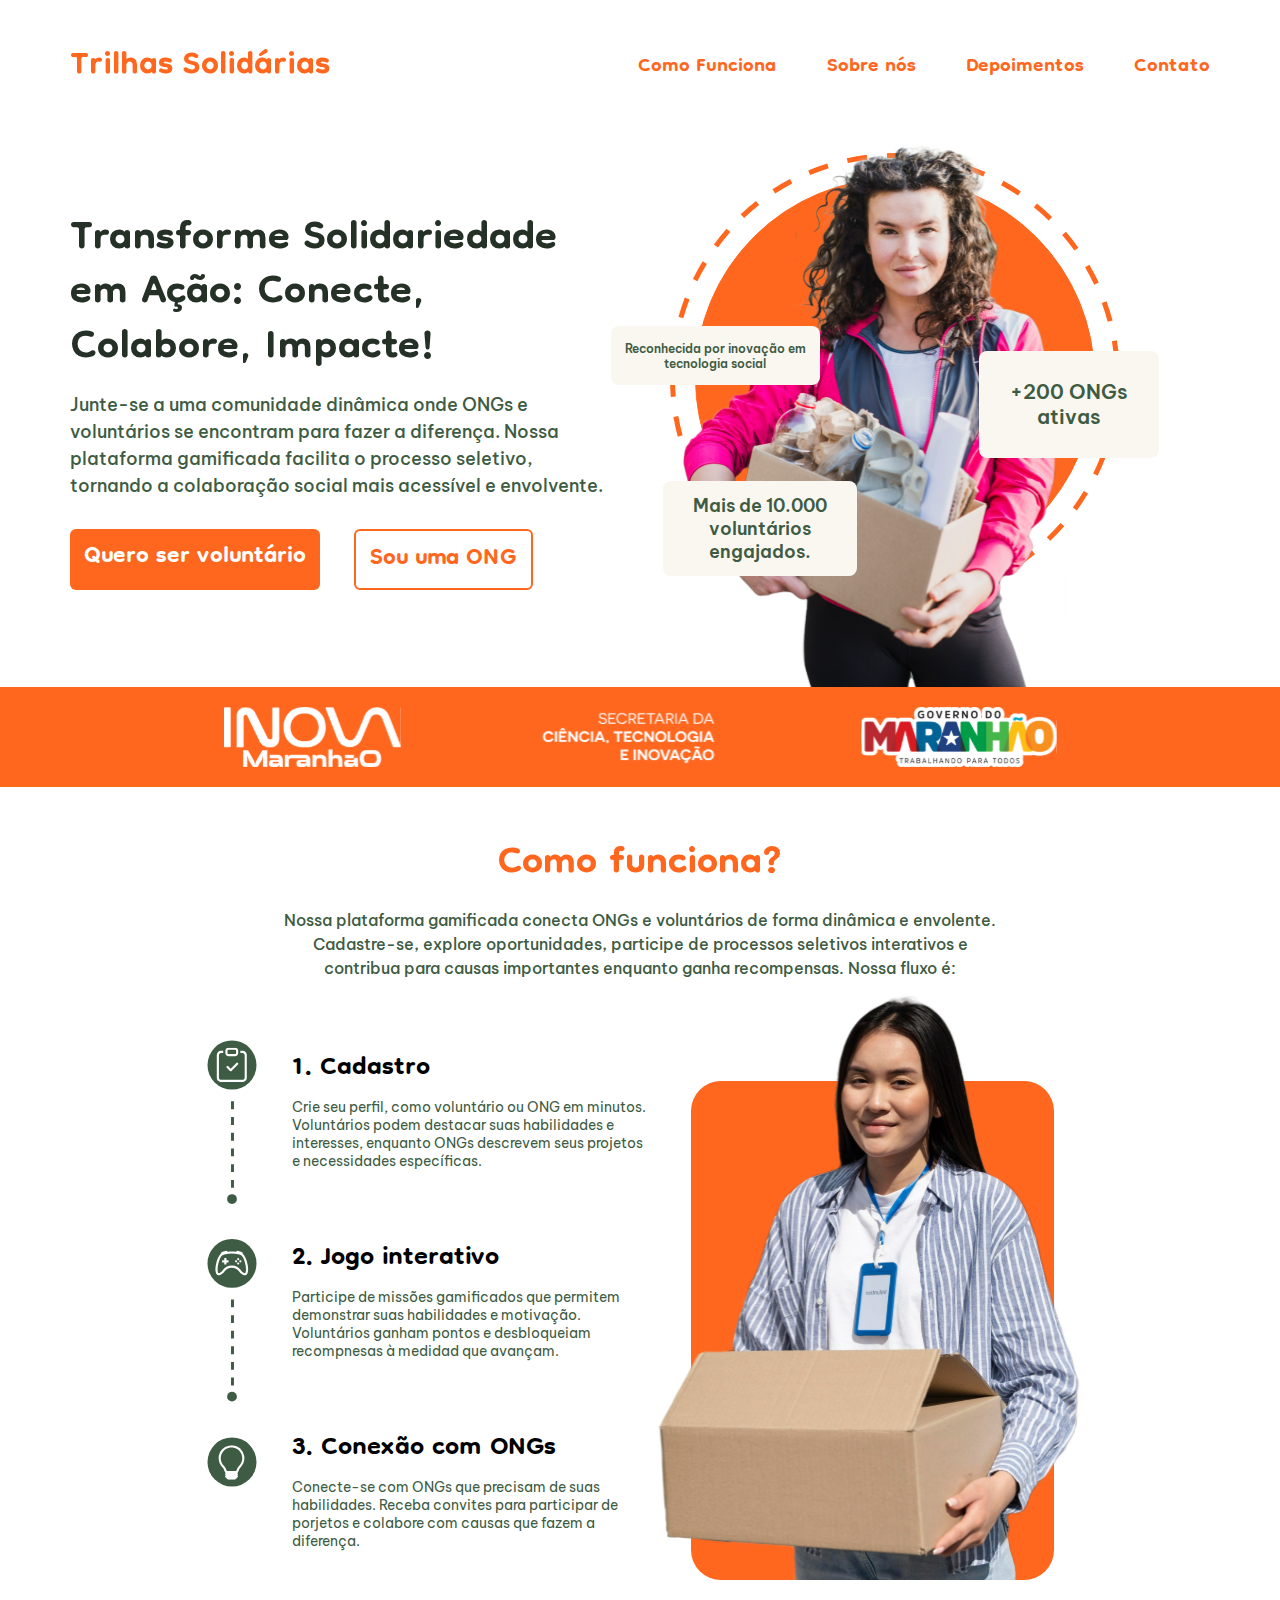
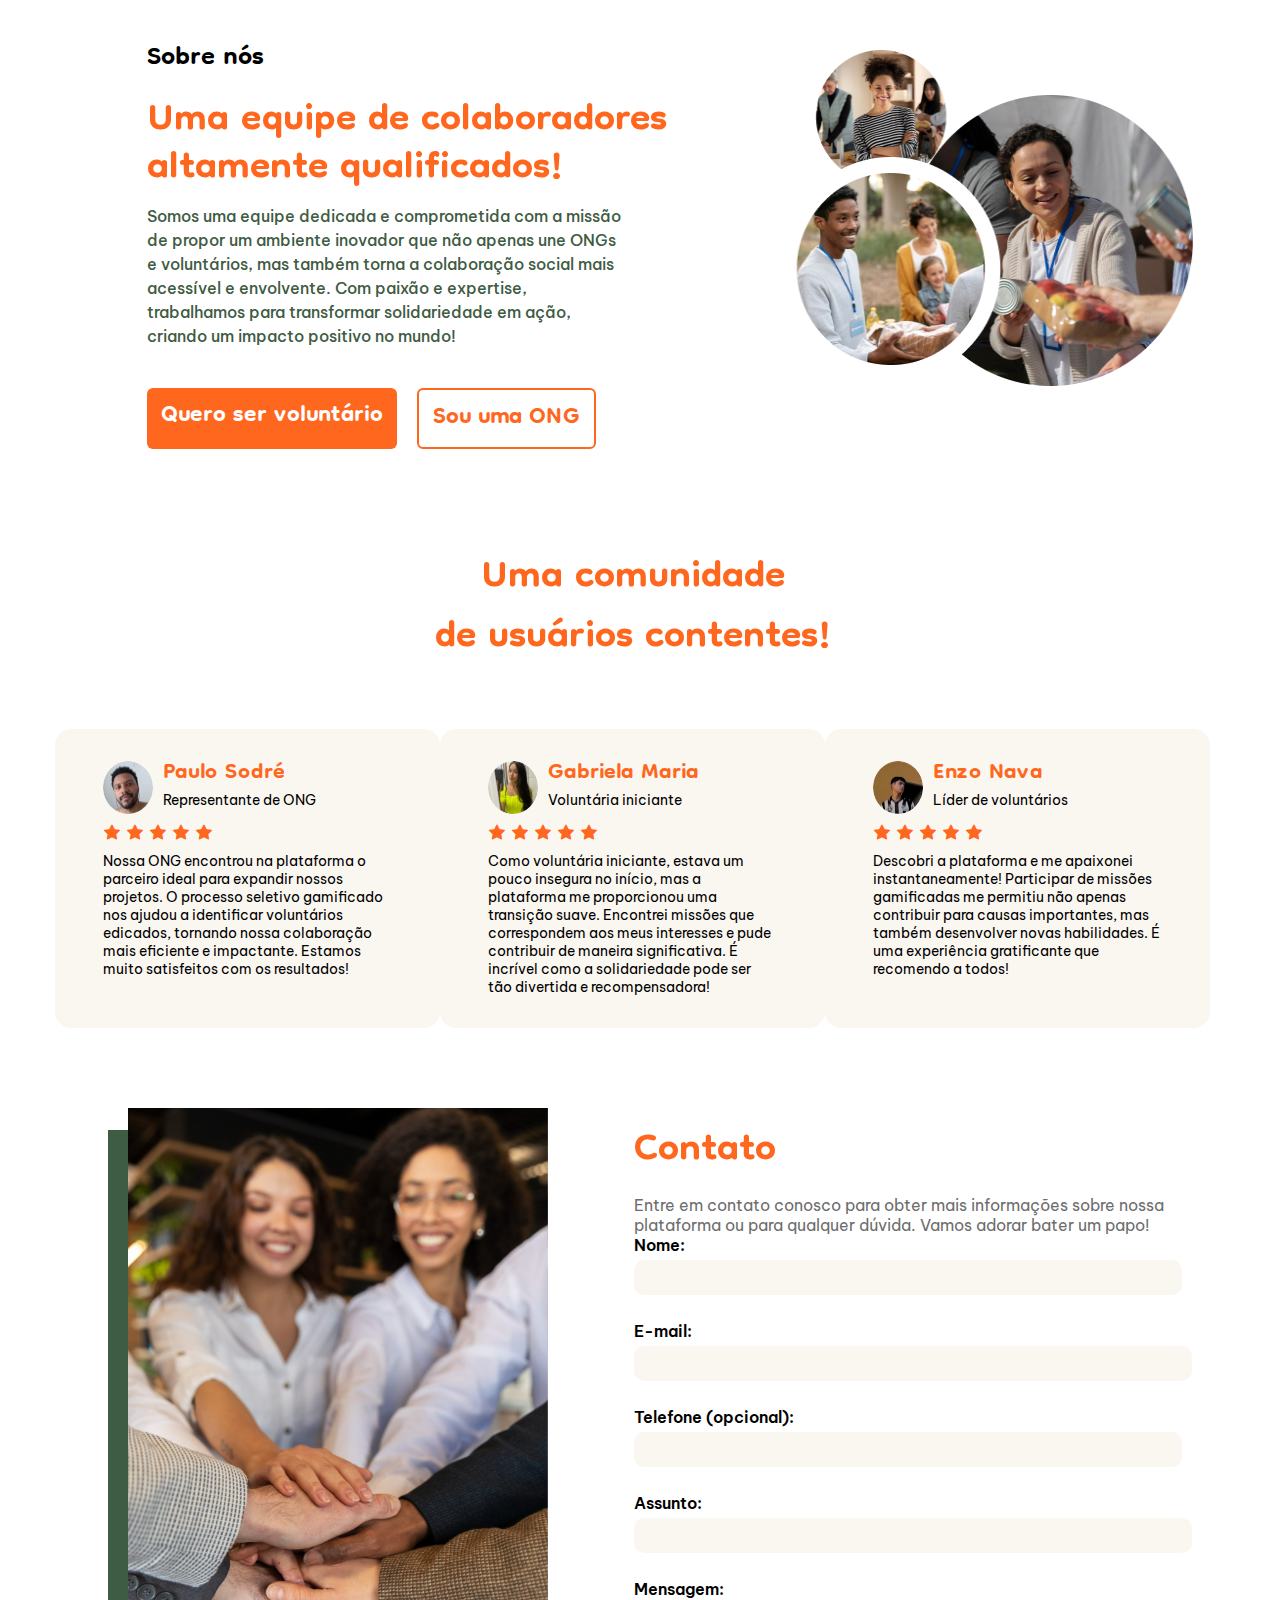
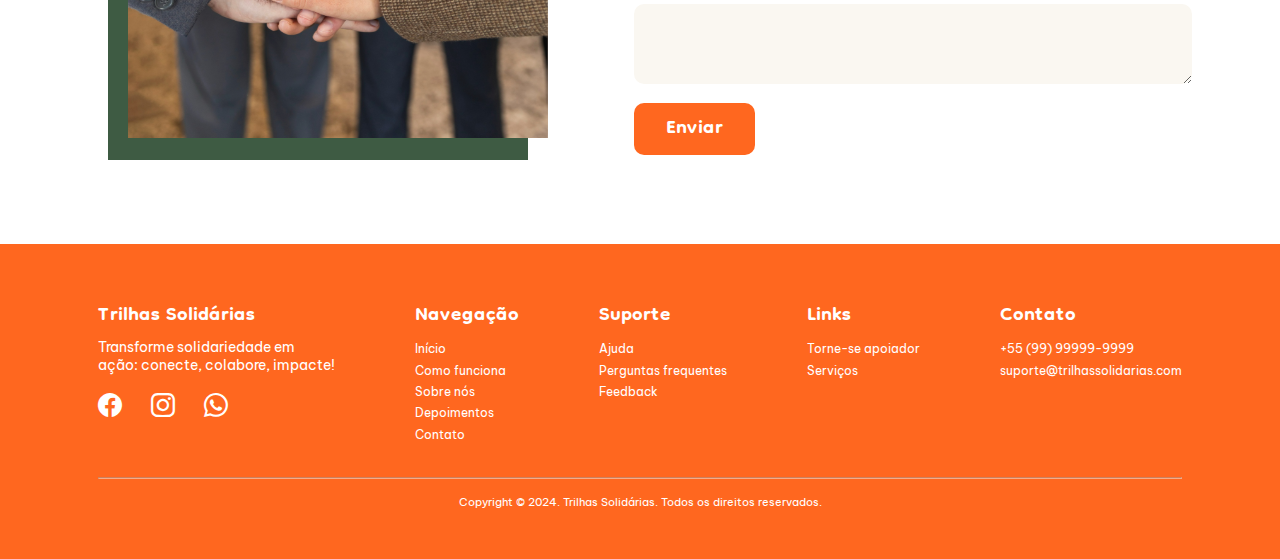
<file: index.html>
<!DOCTYPE html>
<html lang="pt-br">

<head>
    <meta charset="UTF-8" />
    <meta name="viewport" content="width=device-width, initial-scale=1.0" />
    <title>Trilhas Solidárias</title>
    <link rel="shortcut icon" href="./assets/favicon.svg" type="image/x-icon">

    <link rel="stylesheet" href="styles/index.css" />
    <link rel="preconnect" href="https://fonts.googleapis.com">
    <link rel="preconnect" href="https://fonts.gstatic.com" crossorigin>
    <link href="https://fonts.googleapis.com/css2?family=Dongle&display=swap" rel="stylesheet">

    <link rel="stylesheet" href="https://cdn.jsdelivr.net/npm/bootstrap-icons@1.11.3/font/bootstrap-icons.min.css">
    <!-- 
    <link href="https://cdn.jsdelivr.net/npm/bootstrap@5.3.3/dist/css/bootstrap.min.css" rel="stylesheet"
        integrity="sha384-QWTKZyjpPEjISv5WaRU9OFeRpok6YctnYmDr5pNlyT2bRjXh0JMhjY6hW+ALEwIH" crossorigin="anonymous"> -->
    <link rel="preconnect" href="https://fonts.googleapis.com">
    <link rel="preconnect" href="https://fonts.gstatic.com" crossorigin>
    <link href="https://fonts.googleapis.com/css2?family=Dongle&display=swap" rel="stylesheet">
    <link
        href="https://fonts.googleapis.com/css2?family=Be+Vietnam+Pro:ital,wght@0,100;0,200;0,300;0,400;0,500;0,600;0,700;0,800;0,900;1,100;1,200;1,300;1,400;1,500;1,600;1,700;1,800;1,900&display=swap"
        rel="stylesheet">

</head>

<body>

    <!-- INÍCIO DA LANDINGPAGE-->

    <section class="inicio_landingPage">
        <header class="header-LandingPage">
            <h1 class="header-Titulo">Trilhas Solidárias</h1>
            <ul class="header-list-options">
                <li class="header-options"><a href="#funcionamento">Como Funciona</a></li>
                <li class="header-options"><a href="#sobreNos">Sobre nós</a></li>
                <li class="header-options"><a href="#depoimentos">Depoimentos</a></li>
                <li class="header-options"><a href="#contato">Contato</a></li>
            </ul>
        </header>
        <div class="introducao-container">
            <div class="introducao-textos">
                <h1 class="titulo-introducao">Transforme Solidariedade<br>em Ação: Conecte,<br>Colabore, Impacte!</h1>
                <p class="paragrafo-introducao">Junte-se a uma comunidade dinâmica onde ONGs e voluntários se
                    encontram para fazer a diferença.
                    Nossa plataforma gamificada facilita o processo seletivo, tornando a colaboração social mais
                    acessível e envolvente.</p>
                <div class="botoes-introducao">
                    <a href="Login.html" class="botao-primario">Quero ser voluntário</a>
                    <a href="Cadastro-informacoes-pessoais.html" class="botao-secundario">Sou uma ONG</a>
                </div>
            </div>
            <div class="midias-introducao">

                <p class="primeiro-ret-midias">Reconhecida por inovação em tecnologia social</p>
                <p class="segundo-ret-midias">+200 ONGs ativas</p>
                <p class="terceiro-ret-midias">Mais de 10.000 voluntários engajados.</p>

                <div class="imagens-introducao">
                    <img class="imagem-introducao" src="assets/src/imagemDoInicio.svg">
                    <div class="elipses-introducao">
                        <img class="elipse-externa-introducao" src="assets/src/Ellipse 2.svg">
                        <img class="elipse-interna-introducao" src="assets/src/Ellipse 1.svg">
                    </div>
                </div>
            </div>

        </div>
        <img class="barra-laranja" src="assets/src/orangebar.svg">


        <!-- Como Funciona?-->
        <section class="funcionamento" id="funcionamento">
            <div class="bloco-superior-funcionamento">
                <h1 class="como-funciona">Como funciona?</h1>
                <p class="paragrafo-funcionamento">Nossa plataforma gamificada conecta ONGs e voluntários de forma
                    dinâmica e envolente.<br>
                    Cadastre-se, explore oportunidades, participe de processos seletivos interativos e<br>
                    contribua para causas importantes enquanto ganha recompensas. Nossa fluxo é:</p>
            </div>


            <div class="container-conteudos-funcionalidades">
                <div class="lado-esquerdo-funcionalidades">
                    <div class="icons-blocos">
                        <img class="iconCadastro" src="assets/src/cadastroblocoicon.svg">
                        <img class="iconJogoInterativo" src="assets/src/jogointerativoblocoicon.svg">
                        <img class="iconConexao" src="assets/src/conexaoblocoicon.svg">
                    </div>
                    <div class="textos-blocos">
                        <div class="bloco-cadastro">
                            <h1 class="cadastro-titulo">1. Cadastro</h1>
                            <p class="cadastro-paragrafo">Crie seu perfil, como voluntário ou ONG em minutos.<br>
                                Voluntários podem destacar suas habilidades e<br>
                                interesses, enquanto ONGs descrevem seus projetos<br>
                                e necessidades específicas.</p>
                        </div>
                        <div class="bloco-jogoInterativo">
                            <h1 class="jogoInterativo-titulo">2. Jogo interativo</h1>
                            <p class="jogoInterativo-paragrafo">Participe de missões gamificados que permitem<br>
                                demonstrar suas habilidades e motivação.<br>
                                Voluntários ganham pontos e desbloqueiam<br>
                                recompnesas à medidad que avançam.</p>
                        </div>
                        <div class="bloco-conexaoOng">
                            <h1 class="conexaoOng-titulo">3. Conexão com ONGs</h1>
                            <p class="conexaoOng-paragrafo">Conecte-se com ONGs que precisam de suas<br>
                                habilidades. Receba convites para participar de<br>
                                porjetos e colabore com causas que fazem a diferença.</p>
                        </div>
                    </div>
                </div>

                <div class="lado-direito-funcionalidades">
                    <img class="imagemMulherCaixa" src="assets/src/imagemmulhercomcaixa.svg">
                    <img class="retanguloFundoMulherCaixa" src="assets/src/retlaranjamulhercomcaixa.svg">

                </div>

            </div>
        </section>







        <!-- sobre nós -->
        <section class="sobreNos" id="sobreNos">
            <div class="sobreNos__content">
                <h3>Sobre nós</h3>
                <h2>Uma equipe de colaboradores altamente qualificados!</h2>
                <p class="sobreNos__cards__card__paragrafo">
                    Somos uma equipe dedicada e comprometida com a missão de
                    propor um ambiente inovador que não apenas une ONGs e
                    voluntários, mas também torna a colaboração social mais
                    acessível e envolvente. Com paixão e expertise, trabalhamos
                    para transformar solidariedade em ação, criando um impacto
                    positivo no mundo!
                </p>
                <div class="sobreNos__content__links">
                    <a href="Login.html" class="botao-primario">Quero ser voluntário</a>
                    <a href="Login.html" class="botao-secundario">Sou uma ONG</a>
                </div>
            </div>
            <img src="assets/Group 9.png" alt="Coleção de imagens de pessoas" />
        </section>



        <!-- depoimentos -->
        <section class="depoimentos" id="depoimentos">
            <h2>Uma comunidade <br> de usuários contentes!</h2>

            <div class="depoimentos__cards">
                <div class="depoimentos__cards__card">
                    <div class="depoimentos__cards__card__cabecalho">
                        <img src="assets/Ellipse 10.png" alt="" />
                        <div class="depoimentos__cards__card__cabecalho__titulo">
                            <h4>Paulo Sodré</h4>
                            <p>Representante de ONG</p>
                        </div>
                    </div>
                    <div class="depoimentos__cards__card__estrelas">
                        <i class="bi bi-star-fill"></i>
                        <i class="bi bi-star-fill"></i>
                        <i class="bi bi-star-fill"></i>
                        <i class="bi bi-star-fill"></i>
                        <i class="bi bi-star-fill"></i>


                    </div>
                    <p class="depoimentos__cards__card__paragrafo">
                        Nossa ONG encontrou na plataforma o parceiro ideal para expandir nossos projetos. O processo
                        seletivo gamificado nos ajudou a identificar voluntários edicados, tornando nossa colaboração
                        mais
                        eficiente e impactante. Estamos muito satisfeitos com os resultados!
                    </p>
                </div>

                <div class="depoimentos__cards__card">
                    <div class="depoimentos__cards__card__cabecalho">
                        <img src="assets/Ellipse 10 (1).png" alt="" />
                        <div class="depoimentos__cards__card__cabecalho__titulo">
                            <h4>Gabriela Maria</h4>
                            <p>Voluntária iniciante</p>
                        </div>
                    </div>
                    <div class="depoimentos__cards__card__estrelas">
                        <i class="bi bi-star-fill"></i>
                        <i class="bi bi-star-fill"></i>
                        <i class="bi bi-star-fill"></i>
                        <i class="bi bi-star-fill"></i>
                        <i class="bi bi-star-fill"></i>
                    </div>
                    <p class="depoimentos__cards__card__paragrafo">
                        Como voluntária iniciante, estava um pouco insegura no início, mas a plataforma me proporcionou
                        uma
                        transição suave. Encontrei missões que correspondem aos meus interesses e pude contribuir de
                        maneira
                        significativa. É incrível como a solidariedade pode ser tão divertida e recompensadora!
                    </p>
                </div>

                <div class="depoimentos__cards__card">
                    <div class="depoimentos__cards__card__cabecalho">
                        <img src="assets/Ellipse 10 (2).png" alt="" />
                        <div class="depoimentos__cards__card__cabecalho__titulo">
                            <h4>Enzo Nava</h4>
                            <p>Líder de voluntários</p>
                        </div>
                    </div>
                    <div class="depoimentos__cards__card__estrelas">
                        <i class="bi bi-star-fill"></i>
                        <i class="bi bi-star-fill"></i>
                        <i class="bi bi-star-fill"></i>
                        <i class="bi bi-star-fill"></i>
                        <i class="bi bi-star-fill"></i>
                    </div>
                    <p class="depoimentos__cards__card__paragrafo">
                        Descobri a plataforma e me apaixonei instantaneamente! Participar de missões gamificadas me
                        permitiu
                        não apenas contribuir para causas importantes, mas também desenvolver novas habilidades. É uma
                        experiência gratificante que recomendo a todos!
                    </p>
                </div>
            </div>
        </section>

        <!-- contato -->

        <div class="contato">
            <div class="esquerda">
                <img src="assets/esquerda.svg" alt="">
            </div>
            <div class="direita">
                <div class="titulo-campos">
                    <div class="titulo-subtitulo">
                        <h2>Contato</h2>
                        <p>Entre em contato conosco para obter mais informações sobre nossa <br>
                            plataforma ou para qualquer dúvida. Vamos adorar bater um papo!</p>
                    </div>
                    <div class="campos">
                        <form class="register-form" id="register-form">
                            <div class="input-group">
                                <label for="nome">Nome:</label>
                                <input type="text" name="nome" id="nome" placeholder="">
                            </div>
                            <div class="input-group">
                                <label for="email">E-mail:</label>
                                <input type="email" name="email" id="email" placeholder="">
                            </div>
                            <div class="input-group">
                                <label for="telefone">Telefone (opcional):</label>
                                <input type="tel" name="telefone" id="telefone" placeholder="">
                            </div>
                            <div class="input-group">
                                <label for="assunto">Assunto:</label>
                                <input type="text" name="assunto" id="assunto" placeholder="">
                            </div>
                            <div class="input-group-full">
                                <label for="mensagem">Mensagem:</label>
                                <textarea id="mensagem" name="mensagem" rows="4"></textarea>
                            </div>
                        </form>
                    </div>
                </div>
                <button class="botao-primario" type="submit">Enviar</button>
            </div>
        </div>

        <footer>
            <div class="footer">
                <div class="upper-group">
                    <div class="titulo-midias">
                        <div class="titulos">
                            <h3>Trilhas Solidárias</h3>
                            <p>Transforme solidariedade em <br>ação: conecte, colabore, impacte!</p>
                        </div>
                        <div class="midias">
                            <i class="bi bi-facebook"></i>
                            <i class="bi bi-instagram"></i>
                            <i class="bi bi-whatsapp"></i>
                        </div>
                    </div>
                    <div class="menus-nav">
                        <div class="menu-nav">
                            <h4>Navegação</h4>
                            <ul>
                                <li>Início</li>
                                <li>Como funciona</li>
                                <li>Sobre nós</li>
                                <li>Depoimentos</li>
                                <li>Contato</li>
                            </ul>
                        </div>
                        <div class="menu-nav">
                            <h4>Suporte</h4>
                            <ul>
                                <li>Ajuda</li>
                                <li>Perguntas frequentes</li>
                                <li>Feedback</li>
                            </ul>
                        </div>
                        <div class="menu-nav">
                            <h4>Links</h4>
                            <ul>
                                <li>Torne-se apoiador</li>
                                <li>Serviços</li>
                            </ul>
                        </div>
                        <div class="menu-nav">
                            <h4>Contato</h4>
                            <ul>
                                <li>+55 (99) 99999-9999</li>
                                <li>suporte@trilhassolidarias.com</li>
                            </ul>
                        </div>
                    </div>

                </div>

                <div class="sub-group">
                    <hr>
                    <p class="copyright">Copyright © 2024. Trilhas Solidárias. Todos os direitos reservados.</p>
                </div>
            </div>
        </footer>

        <script src="https://cdn.jsdelivr.net/npm/bootstrap@5.3.3/dist/js/bootstrap.bundle.min.js"
            integrity="sha384-YvpcrYf0tY3lHB60NNkmXc5s9fDVZLESaAA55NDzOxhy9GkcIdslK1eN7N6jIeHz"
            crossorigin="anonymous"></script>
        <script src="https://cdn.jsdelivr.net/npm/@popperjs/core@2.11.8/dist/umd/popper.min.js"
            integrity="sha384-I7E8VVD/ismYTF4hNIPjVp/Zjvgyol6VFvRkX/vR+Vc4jQkC+hVqc2pM8ODewa9r"
            crossorigin="anonymous"></script>
        <script src="https://cdn.jsdelivr.net/npm/bootstrap@5.3.3/dist/js/bootstrap.min.js"
            integrity="sha384-0pUGZvbkm6XF6gxjEnlmuGrJXVbNuzT9qBBavbLwCsOGabYfZo0T0to5eqruptLy"
            crossorigin="anonymous"></script>

</body>

</html>
</file>
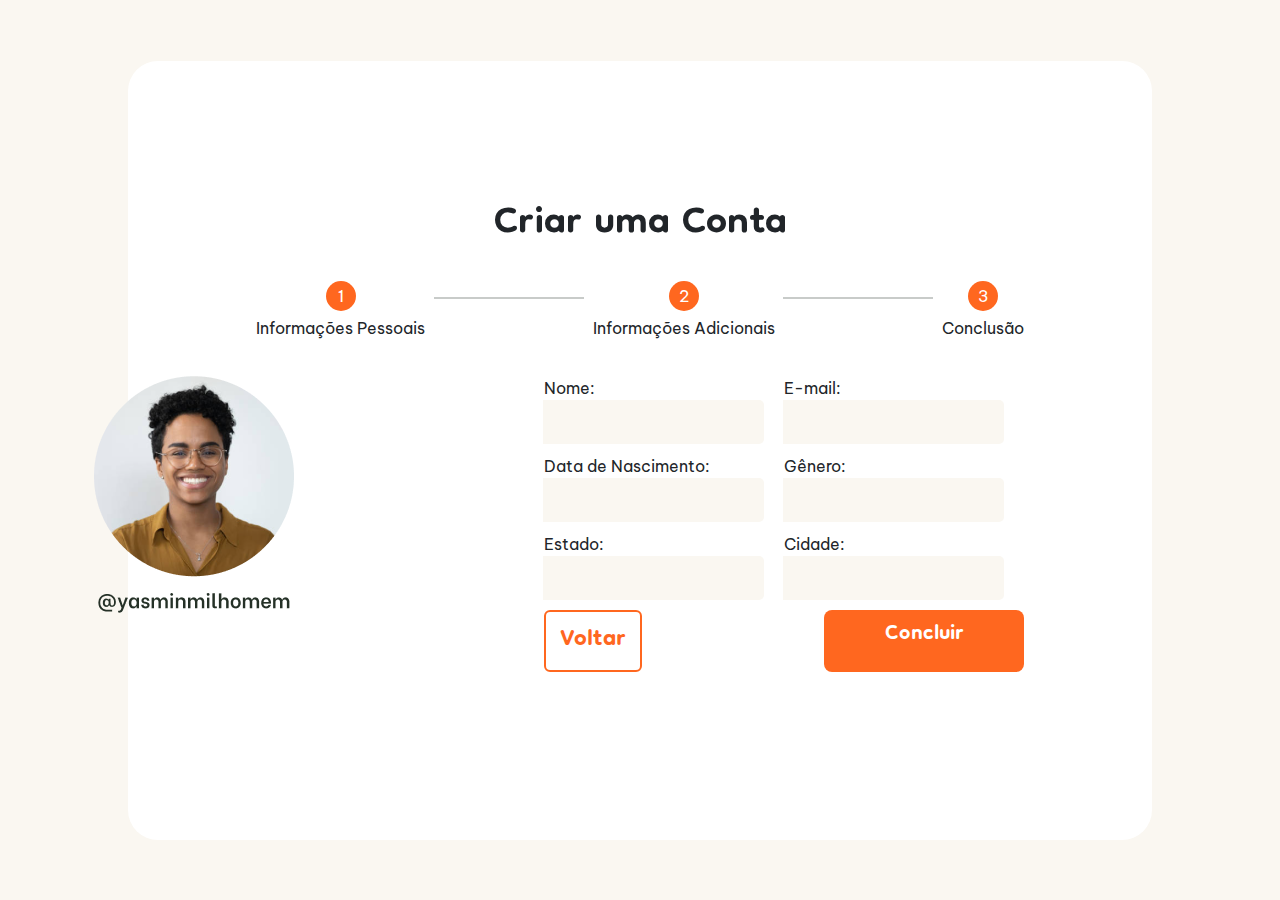
<file: Cadastro-conclusao.html>
<!DOCTYPE html>
<html lang="pt-BR">

<head>
    <meta charset="UTF-8">
    <meta name="viewport" content="width=device-width, initial-scale=1.0">
    <link rel="stylesheet" href="https://cdn.jsdelivr.net/npm/bootstrap-icons@1.11.3/font/bootstrap-icons.min.css">
    <link href="https://cdn.jsdelivr.net/npm/bootstrap@5.3.3/dist/css/bootstrap.min.css" rel="stylesheet"
        integrity="sha384-QWTKZyjpPEjISv5WaRU9OFeRpok6YctnYmDr5pNlyT2bRjXh0JMhjY6hW+ALEwIH" crossorigin="anonymous">

    <title>Criar uma Conta</title>
    <link rel="stylesheet" href="styles/Cadastro.css">
    <link rel="preconnect" href="https://fonts.googleapis.com">
    <link rel="preconnect" href="https://fonts.gstatic.com" crossorigin>
    <link href="https://fonts.googleapis.com/css2?family=Dongle&display=swap" rel="stylesheet">
    <link
        href="https://fonts.googleapis.com/css2?family=Be+Vietnam+Pro:ital,wght@0,100;0,200;0,300;0,400;0,500;0,600;0,700;0,800;0,900;1,100;1,200;1,300;1,400;1,500;1,600;1,700;1,800;1,900&display=swap"
        rel="stylesheet">
</head>

<body>
    <div class="container">
        <h1 class="titulo-cadastro-voluntario">Criar uma Conta</h1>

        <div class="etapas-cadastro-voluntario">
            <div class="etapa-cadastro-voluntario">
                <div class="numero">1</div>
                <p>Informações Pessoais</p>
            </div>

            <hr class="linha-divisoria">
            <div class="etapa-cadastro-voluntario">
                <div class="numero">2</div>
                <p>Informações Adicionais</p>
            </div>
            <hr class="linha-divisoria">
            <div class="etapa-cadastro-voluntario">
                <div class="numero">3</div>
                <p>Conclusão</p>
            </div>
        </div>
        <div class="forms-botoes">
            <div style="display: flex; flex-direction: row; justify-content: center; gap: 250px;">


                <div class="imagem">
                    <img src="assets/Frame 123 (1).png" alt="">

                </div>
                <div class="formulario">
                    <form action="#" method="post">
                        <div class="linha">
                            <div class="input-group">
                                <label for="">Nome:</label>
                                <input class="input-cadastro-voluntario" type="text">
                            </div>
                            <div class="input-group">
                                <label for="">E-mail:</label>
                                <input class="input-cadastro-voluntario" type="text">
                            </div>


                            <!-- <div class="input-group">
                        <label for="">Usuário:</label>
                        <input class="input-cadastro-voluntario" type="text">
                    </div> -->
                        </div>
                        <div class="linha">



                            <div class="input-group">
                                <label for="">Data de Nascimento:</label>
                                <input class="input-cadastro-voluntario" type="email">
                            </div>

                            <div class="input-group">
                                <label for="">Gênero:</label>
                                <input class="input-cadastro-voluntario" type="password">
                            </div>


                            <!-- <div class="input-group">
                        <label for="">Repita sua senha:</label>
                        <input class="input-cadastro-voluntario" type="password">
                    </div> -->

                        </div>

                        <div class="linha">



                            <div class="input-group">
                                <label for="">Estado:</label>
                                <input class="input-cadastro-voluntario" type="email">
                            </div>

                            <div class="input-group">
                                <label for="">Cidade:</label>
                                <input class="input-cadastro-voluntario" type="password">
                            </div>


                            <!-- <div class="input-group">
                                                        <label for="">Repita sua senha:</label>
                                                        <input class="input-cadastro-voluntario" type="password">
                                                    </div> -->

                        </div>
                        <div class="botoes" style="display: flex; justify-content: space-between; ">
                            <a href="Cadastro-informacoes-adicionais.html" class="botao-secundario">Voltar</a>
                            <a href="" class="botao-primario">Concluir</a>
                        </div>
                    </form>
                </div>
            </div>


        </div>

        <!-- <div class="midias-sociais">
            <div class="titulo-outro-login">
                <hr>
                <h2 class="titulo-midias-sociais">Ou continue com:</h2>
                <hr>
            </div>
            <div class="icones">
                <i class="bi bi-facebook"></i>
                <i class="bi bi-google"></i>
            </div>
        </div> -->
    </div>

    <script src="https://cdn.jsdelivr.net/npm/bootstrap@5.3.3/dist/js/bootstrap.bundle.min.js"
        integrity="sha384-YvpcrYf0tY3lHB60NNkmXc5s9fDVZLESaAA55NDzOxhy9GkcIdslK1eN7N6jIeHz"
        crossorigin="anonymous"></script>
    <script src="https://cdn.jsdelivr.net/npm/@popperjs/core@2.11.8/dist/umd/popper.min.js"
        integrity="sha384-I7E8VVD/ismYTF4hNIPjVp/Zjvgyol6VFvRkX/vR+Vc4jQkC+hVqc2pM8ODewa9r"
        crossorigin="anonymous"></script>
    <script src="https://cdn.jsdelivr.net/npm/bootstrap@5.3.3/dist/js/bootstrap.min.js"
        integrity="sha384-0pUGZvbkm6XF6gxjEnlmuGrJXVbNuzT9qBBavbLwCsOGabYfZo0T0to5eqruptLy"
        crossorigin="anonymous"></script>

</body>

</html>
</file>
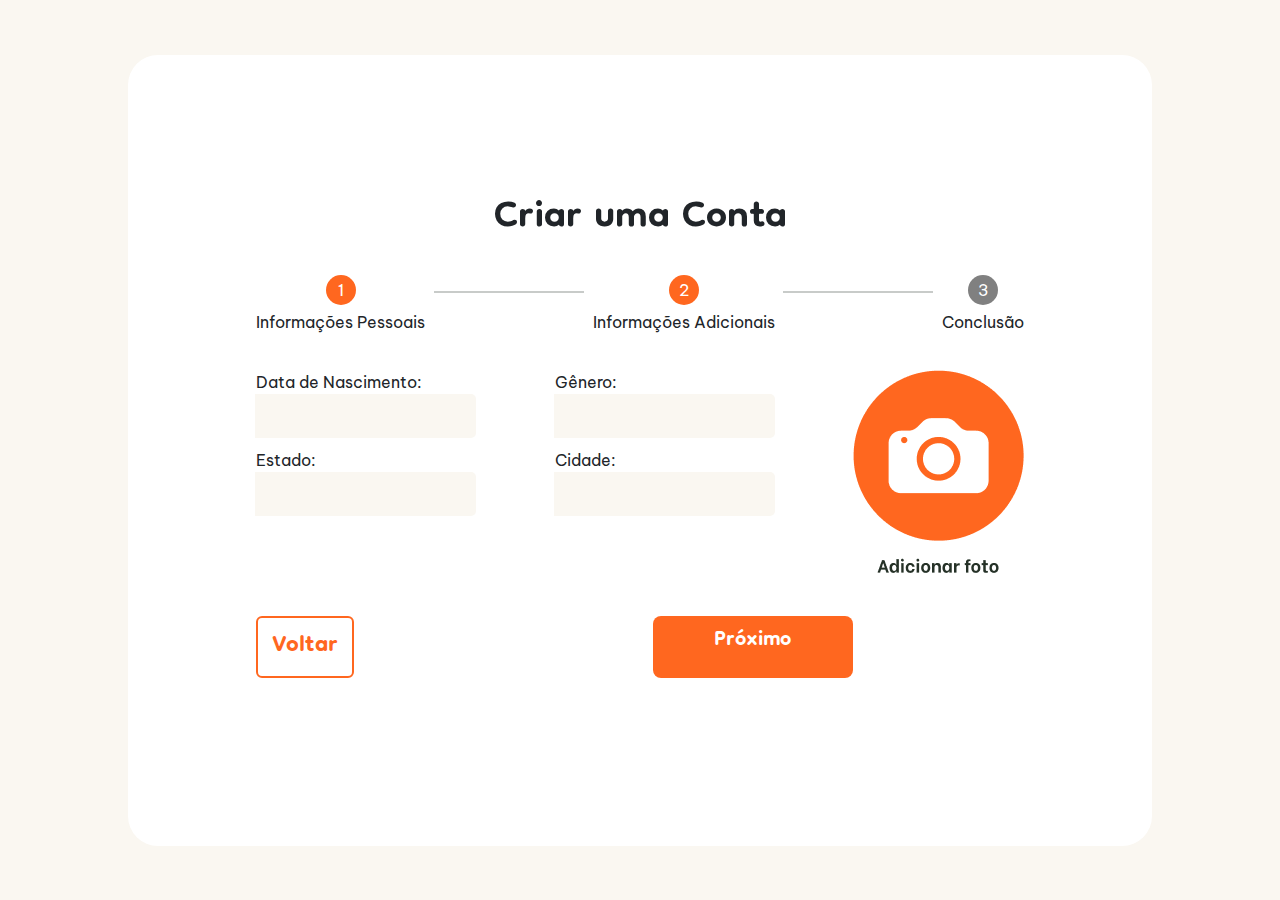
<file: Cadastro-informacoes-adicionais.html>
<!DOCTYPE html>
<html lang="pt-BR">

<head>
    <meta charset="UTF-8">
    <meta name="viewport" content="width=device-width, initial-scale=1.0">
    <link rel="stylesheet" href="https://cdn.jsdelivr.net/npm/bootstrap-icons@1.11.3/font/bootstrap-icons.min.css">
    <link href="https://cdn.jsdelivr.net/npm/bootstrap@5.3.3/dist/css/bootstrap.min.css" rel="stylesheet"
        integrity="sha384-QWTKZyjpPEjISv5WaRU9OFeRpok6YctnYmDr5pNlyT2bRjXh0JMhjY6hW+ALEwIH" crossorigin="anonymous">

    <title>Criar uma Conta</title>
    <link rel="stylesheet" href="styles/Cadastro.css">
    <link rel="preconnect" href="https://fonts.googleapis.com">
    <link rel="preconnect" href="https://fonts.gstatic.com" crossorigin>
    <link href="https://fonts.googleapis.com/css2?family=Dongle&display=swap" rel="stylesheet">
    <link
        href="https://fonts.googleapis.com/css2?family=Be+Vietnam+Pro:ital,wght@0,100;0,200;0,300;0,400;0,500;0,600;0,700;0,800;0,900;1,100;1,200;1,300;1,400;1,500;1,600;1,700;1,800;1,900&display=swap"
        rel="stylesheet">
</head>

<body>
    <div class="container">
        <h1 class="titulo-cadastro-voluntario">Criar uma Conta</h1>

        <div class="etapas-cadastro-voluntario">
            <div class="etapa-cadastro-voluntario">
                <div class="numero">1</div>
                <p>Informações Pessoais</p>
            </div>
            <hr class="linha-divisoria">
            <div class="etapa-cadastro-voluntario">
                <div class="numero">2</div>
                <p>Informações Adicionais</p>
            </div>
            <hr class="linha-divisoria">
            <div class="etapa-cadastro-voluntario">
                <div class="numero" style="background-color: gray;">3</div>
                <p>Conclusão</p>
            </div>
        </div>
        <div class="forms-botoes">
            <div style="display: flex;">


                <div class="formulario">
                    <form action="#" method="post">
                        <div class="linha">
                            <div class="input-group">
                                <label for="">Data de Nascimento:</label>
                                <input class="input-cadastro-voluntario" type="text">
                            </div>
                            <div class="input-group">
                                <label for="">Gênero:</label>
                                <input class="input-cadastro-voluntario" type="text">
                            </div>



                            <!-- <div class="input-group">
                        <label for="">Usuário:</label>
                        <input class="input-cadastro-voluntario" type="text">
                    </div> -->
                        </div>
                        <div class="linha">



                            <div class="input-group">
                                <label for="">Estado:</label>
                                <input class="input-cadastro-voluntario" type="email">
                            </div>

                            <div class="input-group">
                                <label for="">Cidade:</label>
                                <input class="input-cadastro-voluntario" type="password">
                            </div>


                            <!-- <div class="input-group">
                        <label for="">Repita sua senha:</label>
                        <input class="input-cadastro-voluntario" type="password">
                    </div> -->

                        </div>
                        <div class="botoes"
                            style="display: flex; justify-content: space-between; width: 100%; margin-top: 100px;">
                            <a href="Cadastro-informacoes-pessoais.html" class="botao-secundario">Voltar</a>
                            <a href="Cadastro-conclusao.html" class="botao-primario">Próximo</a>
                        </div>
                    </form>
                </div>
                <div class="imagem">
                    <img src="assets/Frame 123.png" alt="">
                </div>
            </div>


        </div>

        <!-- <div class="midias-sociais">
            <div class="titulo-outro-login">
                <hr>
                <h2 class="titulo-midias-sociais">Ou continue com:</h2>
                <hr>
            </div>
            <div class="icones">
                <i class="bi bi-facebook"></i>
                <i class="bi bi-google"></i>
            </div>
        </div> -->
    </div>

    <script src="https://cdn.jsdelivr.net/npm/bootstrap@5.3.3/dist/js/bootstrap.bundle.min.js"
        integrity="sha384-YvpcrYf0tY3lHB60NNkmXc5s9fDVZLESaAA55NDzOxhy9GkcIdslK1eN7N6jIeHz"
        crossorigin="anonymous"></script>
    <script src="https://cdn.jsdelivr.net/npm/@popperjs/core@2.11.8/dist/umd/popper.min.js"
        integrity="sha384-I7E8VVD/ismYTF4hNIPjVp/Zjvgyol6VFvRkX/vR+Vc4jQkC+hVqc2pM8ODewa9r"
        crossorigin="anonymous"></script>
    <script src="https://cdn.jsdelivr.net/npm/bootstrap@5.3.3/dist/js/bootstrap.min.js"
        integrity="sha384-0pUGZvbkm6XF6gxjEnlmuGrJXVbNuzT9qBBavbLwCsOGabYfZo0T0to5eqruptLy"
        crossorigin="anonymous"></script>

</body>

</html>
</file>
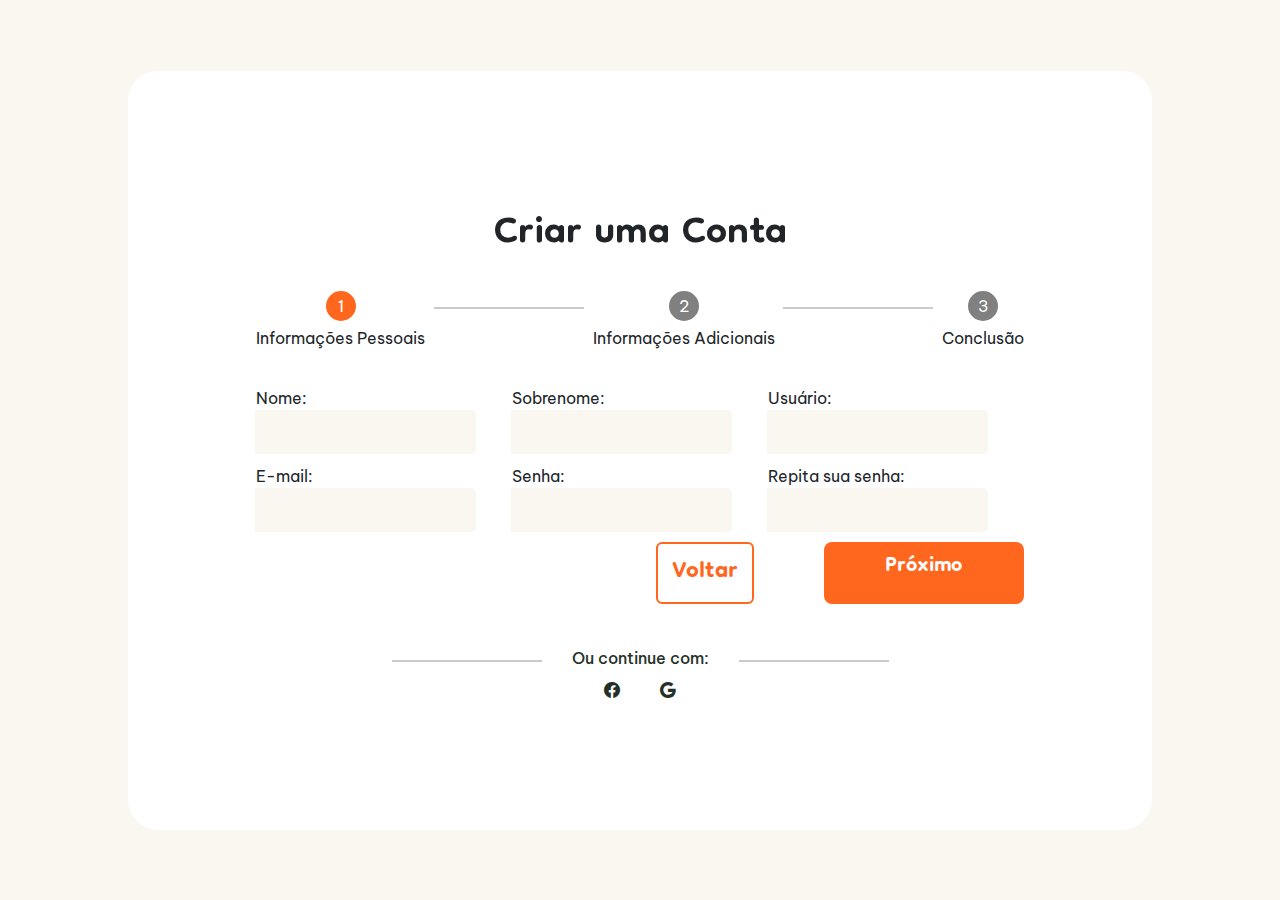
<file: Cadastro-informacoes-pessoais.html>
<!DOCTYPE html>
<html lang="pt-BR">

<head>
    <meta charset="UTF-8">
    <meta name="viewport" content="width=device-width, initial-scale=1.0">
    <link rel="stylesheet" href="https://cdn.jsdelivr.net/npm/bootstrap-icons@1.11.3/font/bootstrap-icons.min.css">
    <link href="https://cdn.jsdelivr.net/npm/bootstrap@5.3.3/dist/css/bootstrap.min.css" rel="stylesheet"
        integrity="sha384-QWTKZyjpPEjISv5WaRU9OFeRpok6YctnYmDr5pNlyT2bRjXh0JMhjY6hW+ALEwIH" crossorigin="anonymous">

    <title>Criar uma Conta</title>
    <link rel="stylesheet" href="styles/Cadastro.css">
    <link rel="preconnect" href="https://fonts.googleapis.com">
    <link rel="preconnect" href="https://fonts.gstatic.com" crossorigin>
    <link href="https://fonts.googleapis.com/css2?family=Dongle&display=swap" rel="stylesheet">
    <link
        href="https://fonts.googleapis.com/css2?family=Be+Vietnam+Pro:ital,wght@0,100;0,200;0,300;0,400;0,500;0,600;0,700;0,800;0,900;1,100;1,200;1,300;1,400;1,500;1,600;1,700;1,800;1,900&display=swap"
        rel="stylesheet">
</head>

<body>
    <div class="container">
        <h1 class="titulo-cadastro-voluntario">Criar uma Conta</h1>

        <div class="etapas-cadastro-voluntario">
            <div class="etapa-cadastro-voluntario">
                <div class="numero">1</div>
                <p>Informações Pessoais</p>
            </div>
            <hr class="linha-divisoria">
            <div class="etapa-cadastro-voluntario">
                <div class="numero" style="background-color: gray;">2</div>
                <p>Informações Adicionais</p>
            </div>
            <hr class="linha-divisoria">
            <div class="etapa-cadastro-voluntario">
                <div class="numero" style="background-color: gray;">3</div>
                <p>Conclusão</p>
            </div>
        </div>
        <div class="forms-botoes">
            <div class="formulario">
                <form action="#" method="post">
                    <div class="linha">
                        <div class="input-group">
                            <label for="">Nome:</label>
                            <input class="input-cadastro-voluntario" type="text">
                        </div>
                        <div class="input-group">
                            <label for="">Sobrenome:</label>
                            <input class="input-cadastro-voluntario" type="text">
                        </div>

                        <div class="input-group">
                            <label for="">Usuário:</label>
                            <input class="input-cadastro-voluntario" type="text">
                        </div>
                    </div>
                    <div class="linha">



                        <div class="input-group">
                            <label for="">E-mail:</label>
                            <input class="input-cadastro-voluntario" type="email">
                        </div>

                        <div class="input-group">
                            <label for="">Senha:</label>
                            <input class="input-cadastro-voluntario" type="password">
                        </div>


                        <div class="input-group">
                            <label for="">Repita sua senha:</label>
                            <input class="input-cadastro-voluntario" type="password">
                        </div>

                    </div>
                    <div class="botoes" style="display: flex; justify-content: flex-end;">
                        <a href="Login.html" class="botao-secundario">Voltar</a>
                        <a href="Cadastro-informacoes-adicionais.html" class="botao-primario">Próximo</a>
                    </div>
                </form>
            </div>


        </div>

        <div class="midias-sociais">
            <div class="titulo-outro-login" style="display: flex; gap: 30px;">
                <hr class="linha-divisoria">

                <h2 class="titulo-midias-sociais">Ou continue com:</h2>
                <hr class="linha-divisoria">

            </div>
            <div class="icones">
                <i class="bi bi-facebook"></i>
                <i class="bi bi-google"></i>
            </div>
        </div>
    </div>

    <script src="https://cdn.jsdelivr.net/npm/bootstrap@5.3.3/dist/js/bootstrap.bundle.min.js"
        integrity="sha384-YvpcrYf0tY3lHB60NNkmXc5s9fDVZLESaAA55NDzOxhy9GkcIdslK1eN7N6jIeHz"
        crossorigin="anonymous"></script>
    <script src="https://cdn.jsdelivr.net/npm/@popperjs/core@2.11.8/dist/umd/popper.min.js"
        integrity="sha384-I7E8VVD/ismYTF4hNIPjVp/Zjvgyol6VFvRkX/vR+Vc4jQkC+hVqc2pM8ODewa9r"
        crossorigin="anonymous"></script>
    <script src="https://cdn.jsdelivr.net/npm/bootstrap@5.3.3/dist/js/bootstrap.min.js"
        integrity="sha384-0pUGZvbkm6XF6gxjEnlmuGrJXVbNuzT9qBBavbLwCsOGabYfZo0T0to5eqruptLy"
        crossorigin="anonymous"></script>

</body>

</html>
</file>
<file: styles/index.css>
@import url("https://fonts.googleapis.com/css2?family=Krona+One&family=Montserrat:ital,wght@0,100..900;1,100..900&display=swap");
@import url("https://fonts.googleapis.com/css2?family=Be+Vietnam+Pro:ital,wght@0,100;0,200;0,300;0,400;0,500;0,600;0,700;0,800;0,900;1,100;1,200;1,300;1,400;1,500;1,600;1,700;1,800;1,900&display=swap");
@import url('https://fonts.googleapis.com/css2?family=Dongle&display=swap');
@import url('https://fonts.googleapis.com/css2?family=Be+Vietnam+Pro:ital,wght@0,100;0,200;0,300;0,400;0,500;0,600;0,700;0,800;0,900;1,100;1,200;1,300;1,400;1,500;1,600;1,700;1,800;1,900&display=swap');

:root {
  --cor-primaria: #ff671f;
  --cor-fundo-primaria: #ffff;
  --cor-secundaria: #e9e1cd;
  --cor-terciaria: #253127;
  --cor-hover: #272727;
  --cor-retangulo: #faf7f1;
  --cor-fonte-retangulo: #3e5b43;

  /* --cor-primaria: #000000;
    --cor-secundaria: #f6f6f6;
    --cor-terciaria: #22d4fd;
    --cor-hover: #272727; */

  /* --cor-primaria: #fa7070;
    --cor-secundaria: #c6ebc5;
    --cor-terciaria: #fbf2cf;
    --cor-hover: #a1c298; */

  /* coffe */
  /* 
    --cor-primaria: #2c3639;
    --cor-secundaria: #dcd7c9;
    --cor-terciaria: #a27b5c;
    --cor-hover: #3f4e4f; */

  /* Dark */

  /* --cor-primaria: #0f0e0e;
    --cor-secundaria: #eeeeee;
    --cor-terciaria: #8b9a46;
    --cor-hover: #541212; */

  --font-primaria: "Krona One", sans-serif;
  --font-secundaria: "Montserrat", sans-serif;
}

* {
  margin: 0;
  padding: 0;
  outline: none;
}

body {
  box-sizing: border-box;

  background-color: var(--cor-fundo-primaria);

  margin: 0 70px 0 70px;
  position: relative;
}

a {
  color: unset;
  text-decoration: none;
}





.introducao-container {
  display: flex;

  height: max-content;
  justify-content: space-between;
}

.header-LandingPage {
  width: 100%;
  display: flex;
  justify-content: space-between;
  align-items: center;
  padding-block: 30px;
}

.header-Titulo {
  font-size: 50px;
  font-weight: 700;
  font-family: "Dongle", sans-serif;
  color: var(--cor-primaria);
}

.header-list-options {
  display: flex;
  gap: 50px;
}

.header-options {
  text-decoration: none;
  list-style-type: none;
  font-size: 30px;
  font-weight: 700;
  font-family: "Dongle", sans-serif;
  color: var(--cor-primaria);
  transition: transform .8s;
}

.header-options:hover {
  transform: translate(0, -10px);
}

.introducao-textos {
  width: 546px;
  margin-top: 80px;
}

.titulo-introducao {
  font-size: 64px;
  font-weight: 700;
  font-family: dongle, sans-serif;
  text-align: start;
  line-height: 0.85;
  color: var(--cor-terciaria);
}

.paragrafo-introducao {
  font-size: 18px;
  font-family: "Be Vietnam Pro", sans-serif;
  font-weight: 500;
  text-align: start;
  line-height: 1.5;
  padding-top: 15px;
  width: 546px;
  color: var(--cor-fonte-retangulo);
}

.botoes-introducao {
  display: flex;
  gap: 34px;
  padding-top: 30px;
}

.quero-ser-voluntario {
  padding: 10px;
  height: 44px;
  font-size: 36px;
  width: 240px;
  display: flex;
  font-weight: 700;
  justify-content: center;
  align-items: center;
  font-family: dongle, sans-serif;
  background-color: var(--cor-primaria);
  border: none;
  color: var(--cor-fundo-primaria);
  border-radius: 8px;
}

.sou-uma-ong {
  padding: 10px;
  height: 44px;
  width: 200px;
  font-size: 36px;
  font-weight: 700;
  display: flex;
  justify-content: center;
  align-items: center;
  font-family: dongle, sans-serif;
  background: transparent;
  border: solid 2px var(--cor-primaria);
  color: var(--cor-primaria);
  border-radius: 8px;
}

.midias-introducao {
  display: flex;
  justify-content: center;
  align-items: center;

  height: max-content;
  margin-right: 70px;
  position: relative;
}

.imagem-introducao {
  position: absolute;
  margin-left: 30px;

  z-index: 0;
}

.elipses-introducao {
  display: flex;
  justify-content: center;
  align-items: center;

  z-index: -1;
  padding: 20px;
}

.elipse-interna-introducao {
  z-index: -1;
  position: absolute;
}

.primeiro-ret-midias {
  display: flex;
  align-items: center;
  justify-content: center;
  width: 185px;
  background-color: var(--cor-retangulo);
  color: #3e5b43;
  height: 51px;
  font-size: 12px;
  font-family: "Be Vietnam Pro", sans-serif;
  font-weight: 600;
  position: absolute;
  z-index: 1;
  text-align: center;
  margin-right: 360px;
  margin-bottom: 45px;
  border-radius: 8px;
  padding-inline: 12px;
  padding-block: 4px;
}

.segundo-ret-midias {
  display: flex;
  align-items: center;
  justify-content: center;
  text-align: center;
  width: 180px;
  height: 107px;
  font-size: 20px;
  background-color: var(--cor-retangulo);
  color: #3e5b43;
  font-weight: 600;
  font-family: "Be Vietnam Pro", sans-serif;
  position: absolute;
  z-index: 1;
  margin-left: 348px;
  margin-top: 52px;
  border-radius: 8px;
}

.terceiro-ret-midias {
  display: flex;
  justify-content: center;
  align-items: center;
  width: 174px;
  height: 95px;
  font-size: 18px;
  font-weight: 600;
  background-color: var(--cor-retangulo);
  color: #3e5b43;
  font-family: "Be Vietnam Pro", sans-serif;
  position: absolute;
  margin-right: 270px;
  margin-top: 300px;
  border-radius: 8px;
  text-align: center;
  padding-inline: 10px;
  z-index: 1;
}

.barra-laranja {
  margin: 0;
  padding: 0;
  margin-top: 4rem;
  width: calc(100% + 140px);
  /* 100% + margem do body */
  margin-inline: -70px;
  /* margem negativa igual à margem do body */
}

.bloco-superior-funcionamento {
  display: flex;
  flex-direction: column;
  justify-content: center;
  margin-top: 30px;
  align-items: center;
}

.como-funciona {
  font-size: 60px;
  font-family: dongle, sans-serif;
  font-weight: 700;
  color: var(--cor-primaria);
}

.paragrafo-funcionamento {
  font-size: 16px;
  color: #3e5b43;
  font-weight: 500;
  font-family: "Be Vietnam Pro", sans-serif;
  width: 713px;
  text-align: center;
  line-height: 1.5;
}

.cadastro-titulo {
  font-size: 40px;
  font-family: "Dongle", sans-serif;
}

.jogoInterativo-titulo {
  font-size: 40px;
  font-family: "Dongle", sans-serif;
}

.conexaoOng-titulo {
  font-size: 40px;
  font-family: "Dongle", sans-serif;
}

.cadastro-paragrafo {
  font-size: 14px;
  font-family: "Be Vietnam Pro", sans-serif;
  color: var(--cor-fonte-retangulo);
  width: 360px;
}

.jogoInterativo-paragrafo {
  font-size: 14px;
  font-family: "Be Vietnam Pro", sans-serif;
  color: var(--cor-fonte-retangulo);
  width: 360px;
}

.conexaoOng-paragrafo {
  font-size: 14px;
  font-family: "Be Vietnam Pro", sans-serif;
  color: var(--cor-fonte-retangulo);
  width: 360px;
}

.container-conteudos-funcionalidades {
  display: flex;
  justify-content: space-between;
  height: max-content;
}

.icons-blocos {
  display: flex;
  flex-direction: column;
  width: 50px;
  gap: 35px;
}

.lado-esquerdo-funcionalidades {
  display: flex;
  margin-left: 12%;
  margin-top: 60px;

}

.textos-blocos {
  display: flex;
  flex-direction: column;
  margin-left: 35px;
  gap: 60px;
}

.lado-direito-funcionalidades {
  display: flex;
  justify-content: center;
  align-items: center;
  margin-right: 12%;
}

.retanguloFundoMulherCaixa {
  z-index: -1;
  position: absolute;
  margin-top: 100px;

}

.imagemMulherCaixa {
  position: relative;
  z-index: 1;

}

.sobreNos {
  display: flex;

  justify-content: space-around;

  margin-top: 50px;
  margin-bottom: 100px;

  font-family: "Dongle", sans-serif;

  width: 100%;



}

.sobreNos h3 {
  font-size: 40px;
  font-family: "Dongle", sans-serif;
}

.sobreNos h2 {
  font-size: 60px;
  font-family: dongle, sans-serif;
  font-weight: 700;
  color: var(--cor-primaria);
  line-height: 80%;
}

.sobreNos__content__links {
  display: flex;
  gap: 20px;


}


.sobreNos__content {
  width: 600px;

  margin-left: 60px;

  display: flex;
  flex-direction: column;

  gap: 10px;
}

.sobreNos__content p {
  margin-bottom: 30px;
}

.sobreNos__content__links__voluntarios {
  background-color: var(--cor-primaria);
  color: var(--cor-secundaria);

  font-weight: bolder;

  padding: 5px;



  border: 1px solid transparent;

  border-radius: 5px;

  text-decoration: none;
}

.sobreNos__content__links__ong {
  color: var(--cor-primaria);

  font-weight: bolder;

  padding: 5px;

  border: 1px solid var(--cor-primaria);

  border-radius: 5px;

  text-decoration: none;
}

.sobreNos__cards__card__paragrafo {
  font-size: 16px;
  color: #3e5b43;
  font-weight: 500;
  font-family: "Be Vietnam Pro", sans-serif;
  width: 480px;
  line-height: 1.5;
}

.sobreNos img {
  margin-top: 20px;
  width: 412px;
  height: 336px;
}

.botao-primario {
  background-color: var(--cor-primaria);
  color: var(--cor-fundo-primaria);
  padding: 2px 14px;
  border-radius: 6px;
  font-family: "Dongle", sans-serif;
  font-size: 36px;
  font-weight: 600;
  transition: transform .8s;
}

.botao-primario:hover {
  transform: translate(0, -10px);
}

.botao-secundario {
  border: 2px solid var(--cor-primaria);
  border-radius: 6px;
  padding: 2px 14px;
  font-family: "Dongle", sans-serif;
  font-size: 36px;
  font-weight: 600;
  color: var(--cor-primaria);
  transition: transform .8s;
}

.botao-secundario:hover {
  transform: translate(0, -10px);
}

.depoimentos {
  margin-left: -15px;
}

.depoimentos h2 {
  display: flex;

  color: var(--cor-primaria);

  justify-content: center;
  margin-bottom: 60px;
  text-align: center;
  font-family: "Dongle", sans-serif;
  font-weight: bolder;
  font-size: 60px;
  line-height: 60px;
}

.depoimentos__cards {
  display: flex;
  justify-content: space-around;

  /* gap: 50px; */
}

.depoimentos__cards__card {
  width: 300px;
  background-color: #FAF7F1;
  padding: 2rem 3rem;
  border-radius: 1rem;
}

.depoimentos__cards__card__cabecalho {
  display: flex;
}

.depoimentos__cards__card__cabecalho img {
  width: 50px;

  border-radius: 50%;
}

.depoimentos__cards__card__cabecalho__titulo h4 {
  color: var(--cor-primaria);
  padding: 5px 10px;

  font-family: "Dongle", sans-serif;
  font-weight: bolder;
  font-size: 34px;
  line-height: 15px;
}

.depoimentos__cards__card__cabecalho__titulo p {
  padding: 5px 10px;

  font-family: "Be Vietnam Pro", sans-serif;
  font-weight: 400;
  font-size: 14px;
}



.depoimentos__cards__card__estrelas {
  display: flex;

  gap: 5px;
}

.depoimentos__cards__card__estrelas i {
  color: var(--cor-primaria);

  padding: 10px 1px;
}

.depoimentos__cards__card__paragrafo {
  font-family: "Be Vietnam Pro", sans-serif;
  font-weight: 400;
  font-size: 14px;
}















.contato {
  display: flex;
  flex-direction: row;
  justify-content: space-around;
  font-family: "Be Vietnam Pro", sans-serif;
  padding: 5rem 2rem;

  gap: 300px;
}

.esquerda {
  width: 20%;
}

.direita {
  width: 50%;

  font-weight: 555;

}



.direita h2 {
  font-family: "Dongle", sans-serif;
  font-size: 60px;
  font-weight: 600;
  color: #FF671F;
}

.direita p {
  color: #6D6D6D;
  font-weight: 400;
}

input,
textarea {
  border: none;
  outline: none;
  background-color: #FAF7F1;
  border-radius: 10px;
  color: #3E5B43;
}

.register-form {
  display: flex;
  flex-wrap: wrap;

  gap: 11px;
}

.input-group,
.input-group-full {
  box-sizing: border-box;
  margin-bottom: 15px;
}

.input-group {
  flex: 1;
  min-width: calc(50% - 10px);
  margin-right: 10px;
}

.input-group:nth-child(2n) {
  margin-right: 0;
}

.input-group label,
.input-group-full label {
  display: block;
  margin-bottom: 5px;
}

.input-group input,
.input-group-full textarea,
.input-group-full button {
  width: 100%;
  padding: 10px;
}

.input-group-full {
  width: 100%;
}

.direita button {
  border: none;
  outline: none;
  box-shadow: none;
  background-color: #FF671F;
  color: #FFFFFF;
  font-family: "Dongle", sans-serif;
  font-size: 30px;
  padding: 0.25rem 2rem;
  border-radius: 10px;
}

footer {
  background-color: #FF671F;
  color: #FFFFFF;
  font-family: "Be Vietnam Pro", sans-serif;
  padding: 50px 0;
  display: flex;
  justify-content: center;

  margin: 0 -70px;
}



.upper-group {
  display: flex;
  gap: 5rem;
  padding-bottom: 2rem;

}

.menus-nav {
  display: flex;
  gap: 5rem;
}

.titulo-midias .titulos h3 {
  font-family: "Dongle", sans-serif;
  font-size: 30px;
}

.titulo-midias .titulos p {
  font-size: 14px;
}

.titulo-midias .midias {
  display: flex;
  flex-direction: row;
  margin-top: 1rem;
  color: #FFFFFF;
  gap: 1.8rem;
}

.titulo-midias .midias i {
  font-size: 1.5rem;
}

.menus-nav h4 {
  font-family: "Dongle", sans-serif;
  font-size: 30px;
}

.menus-nav ul {
  margin: 0;
  padding: 0;
}


.menus-nav ul li {
  font-size: 12px;
  list-style-type: none;
  padding: 0.2rem 0;
}

.sub-group hr {
  color: #FFFFFF;
  opacity: 50%;
}

.sub-group p {
  text-align: center;
  font-size: 11px;
  padding-top: 1rem;
}


@media (width <= 1250px) {
  html {
    display: flex;
    
  }
  body {
    display: flex;
    flex-direction: column;
    justify-content: center;
    width: auto;
    margin: 0;
  }

  .barra-laranja {
    display: flex;
    flex-direction: row;
    align-items: center;
    justify-content: center;
    width: 100%;
  }

  .header-LandingPage {
    display: none;
    padding: 0;
  }

  .introducao-container {
    display: flex;
    align-items: center;
    justify-content: center;
    flex-direction: column;
  }

  .botoes-introducao {
    display: flex;
    flex-direction: row;
    align-items: center;
    justify-content: center;
  }

  .titulo-introducao {
    text-align: center;
  }

  .paragrafo-introducao {
    text-align: center;
  }

  .funcionamento {
    display: flex;
    flex-direction: column;
    align-items: center;
  }

  .bloco-superior-funcionamento {
    display: flex;
    flex-direction: column;
    width: fit-content;
  }

  .paragrafo-funcionamento {
    width: 26rem;
  }

  .lado-esquerdo-funcionalidades {
    margin: 0;
    display: flex;
    justify-content: center;
  }


  .textos-blocos {
    margin: 0;
  }

  .lado-direito-funcionalidades {
    margin: 0;
  }

  .depoimentos {
    margin: 0;
  }

  .depoimentos__cards {
    display: flex;
    flex-direction: column;
    align-items: center;
  }

  .sobreNos {
    display: flex;
    flex-direction: column;
    align-items: center;
    
  }
  .depoimentos h2 {
    margin-bottom: 0;
  }

  .depoimentos__cards__card {
    margin-top: 2rem;
  }

  .sobreNos__content {
    margin: 0;
    display: flex;
    align-items: center;
    text-align: center;
  }

  .sobreNos__content__links {
    display: flex;
    flex-direction: row;
    align-items: center;
    justify-content: center;
  }

  .container-conteudos-funcionalidades {
    display: flex;
    flex-direction: column-reverse;
  }

  .contato {
    padding: 0;
    display: flex;
    flex-direction: column;
    justify-content: center;
    align-items: center;
    gap: 1rem;
  }

  .contato .esquerda {
    display: flex;
    align-items: center;
    justify-content: center;
  }

  .contato .esquerda img {
    width: 20rem;
  }

  .contato .direita {
    display: flex;
    flex-direction: column;
    align-items: flex-start;
    justify-content: center;
  }

  .contato .titulo-subtitulo {
    display: flex;
    flex-direction: column;
    align-items: flex-start;
    margin-bottom: 1rem;
  }

  .contato h2, .contato p {
    width: 20rem;
  }

  footer {
    margin: 0;
    margin-top: 4rem;
    width: 100%;
    display: flex;
    flex-direction: column;
  }

  .upper-group {
    padding-left: 1rem;
    display: flex;
    flex-direction: column;
    row-gap: 2rem;
    align-items: stretch;
  }

  .menus-nav {
    display: grid;
    grid-template-columns: 1fr 1fr;
    column-gap: 1rem;
    row-gap: 2rem;
  }
}
</file>
<file: styles/Cadastro.css>
@import url("https://fonts.googleapis.com/css2?family=Be+Vietnam+Pro:ital,wght@0,100;0,200;0,300;0,400;0,500;0,600;0,700;0,800;0,900;1,100;1,200;1,300;1,400;1,500;1,600;1,700;1,800;1,900&display=swap");
@import url('https://fonts.googleapis.com/css2?family=Dongle&display=swap');

* {
    margin: 0;
    padding: 0;
}

body {
    font-family: "Dongle", sans-serif;
    display: flex;
    justify-content: center;
    align-items: center;
    height: 100vh;
    margin: 0;
    background-color: #FAF7F1;
}

.container {
    background: #ffffff;
    padding: 8rem;
    border-radius: 30px;
    width: 64rem;
    height: auto;
    text-align: center;
    font-family: "Be Vietnam Pro", sans-serif;
    justify-content: center;
    align-items: end;
}

.titulo-cadastro-voluntario {
    margin-bottom: 20px;
    font-family: "Dongle", sans-serif;
    font-size: 60px;
    font-weight: 600;
}

.etapas-cadastro-voluntario {
    display: flex;
    justify-content: space-between;
    margin-bottom: 20px;
}

.etapa-cadastro-voluntario {
    text-align: center;
}

.numero {
    width: 30px;
    height: 30px;
    background: #FF671F;
    color: white;
    border-radius: 50%;
    display: flex;
    justify-content: center;
    align-items: center;
    margin: 0 auto 5px;
}

.etapa p {
    margin: 0;
    font-size: 12px;
}

.linha-divisoria {
    border: solid 1px #253127;
    width: 150px;
    height: 1px;
}

.forms-botoes {
    display: flex;
    flex-direction: column;
    align-items: end;
    justify-content: right;
}

.formulario {
    margin-bottom: 20px;
}

.linha {
    display: flex;
    justify-content: space-between;
    margin-bottom: 10px;
}

.input-cadastro-voluntario {
    width: auto;
    padding: 10px;
    border: none;
    border-radius: 5px;
    background-color: #FAF7F1;
}

.input-group {
    display: flex;
    margin-right: 20px;
}

.botoes {
    display: flex;
    justify-content: center;
    margin-bottom: 20px;
    font-family: "Dongle", sans-serif;
    font-weight: bold;
    font-size: 2rem;

    gap: 70px;
}

.botao-primario {
    background: #FF671F;

    width: 200px;

    padding: 1px 20px;
    border: none;
    border-radius: 8px;
    cursor: pointer;
    color: white;
    text-decoration: none;
}

.botao-secundario {
    border: 2px solid #FF671F;
    border-radius: 6px;
    padding: 2px 14px;
    font-family: "Dongle", sans-serif;
    font-size: 36px;
    font-weight: 600;
    color: #FF671F;
    transition: transform .8s;
    text-decoration: none;
  }

.midias-sociais {
    display: flex;
    flex-direction: column;
    text-align: center;
    align-items: center;
    color: #253127;
    
}

.midias-sociais .titulo-midias-sociais {
    font-size: 1rem;
    font-weight: 500;

    margin-top: 5px;
}

.titulo-outro-login {
    display: flex;
    flex-direction: row;
}

.icones {
    display: flex;
    gap: 40px;


}
</file>
